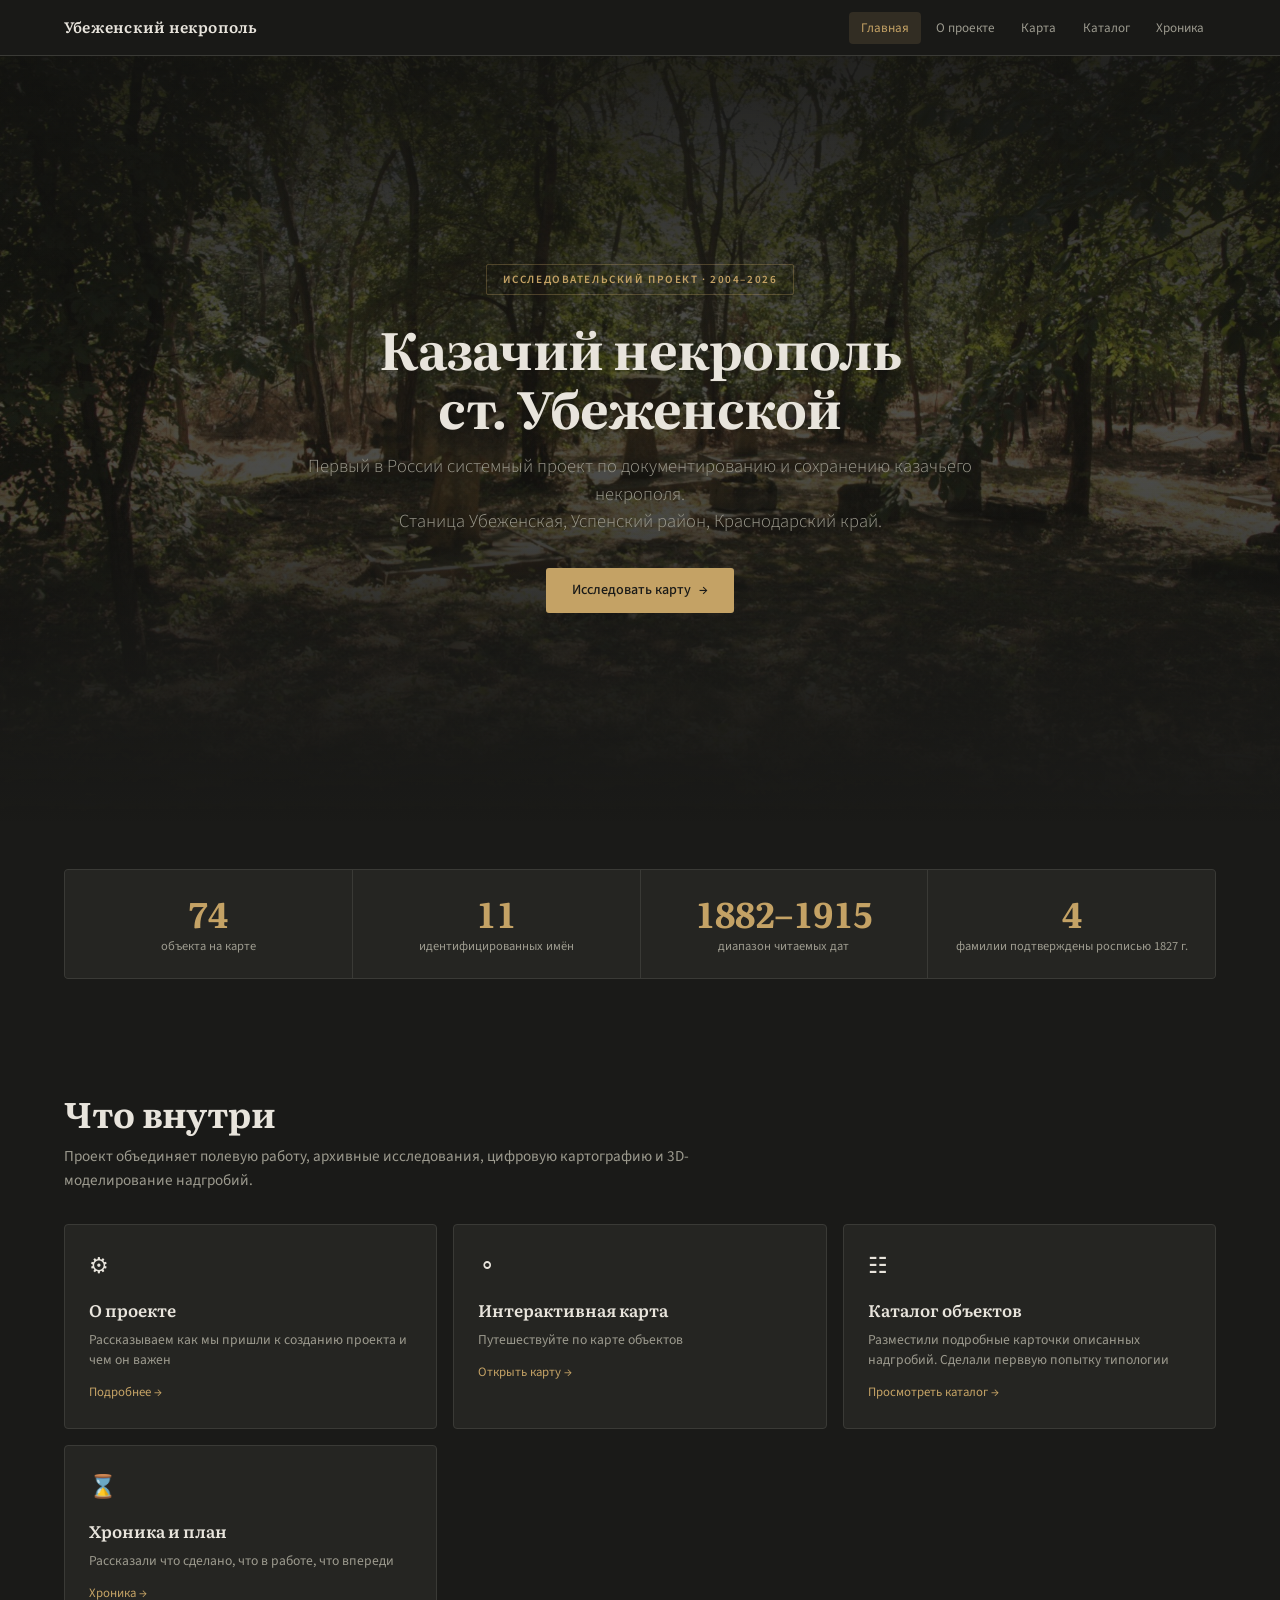
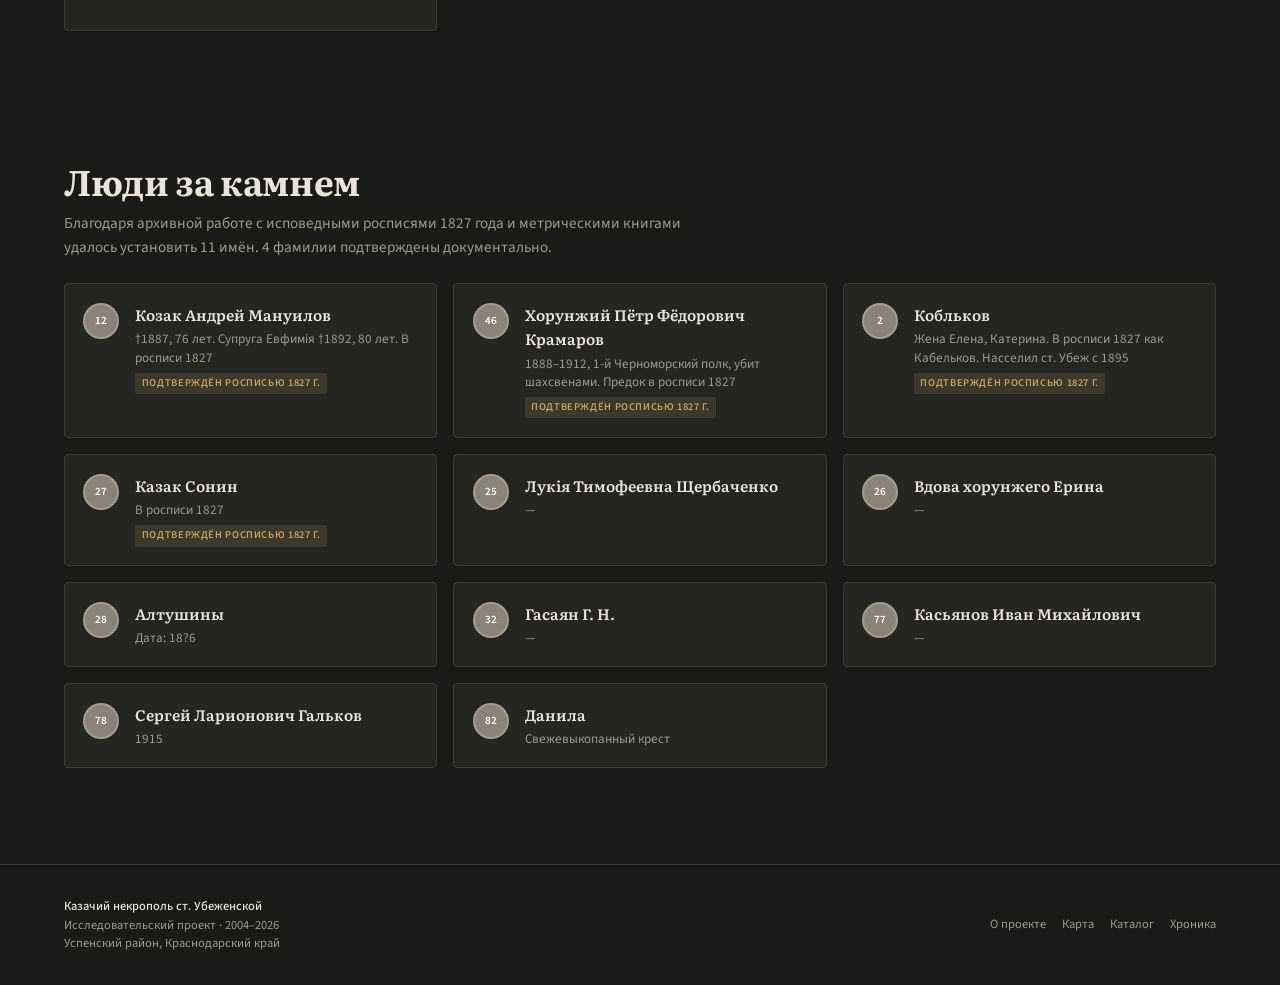
<file: index.html>
<!DOCTYPE html>
<html lang="ru">
<head>
<meta charset="UTF-8">
<meta name="viewport" content="width=device-width, initial-scale=1.0">
<title>Казачий некрополь ст. Убеженской</title>
<link rel="stylesheet" href="css/style.css">
</head>
<body>

<!-- ── Навигация ── -->
<nav class="nav">
  <div class="nav-inner">
    <a href="index.html" class="nav-logo">Убеженский некрополь</a>
    <button class="nav-toggle" onclick="document.querySelector('.nav-links').classList.toggle('open')" aria-label="Меню">&#9776;</button>
    <ul class="nav-links">
      <li><a href="index.html" class="active">Главная</a></li>
      <li><a href="about.html">О проекте</a></li>
      <li><a href="map.html">Карта</a></li>
      <li><a href="catalog.html">Каталог</a></li>
      <li><a href="timeline.html">Хроника</a></li>
    </ul>
  </div>
</nav>

<!-- ── Герой ── -->
<section class="hero" style="position:relative; min-height:85vh; display:flex; align-items:center; justify-content:center; text-align:center; overflow:hidden;">
  <div style="position:absolute; inset:0; background:linear-gradient(180deg, rgba(19,19,17,.78) 0%, rgba(19,19,17,.55) 40%, rgba(19,19,17,.55) 60%, rgba(26,26,24,1) 100%), url('photos/hero-necropol.jpg') center/cover no-repeat; z-index:0;"></div>
  <div style="position:absolute; inset:0; background:linear-gradient(180deg, rgba(19,19,17,.7) 0%, rgba(19,19,17,.4) 40%, rgba(19,19,17,.5) 60%, rgba(26,26,24,.95) 100%); z-index:1;"></div>
  <div class="hero-content" style="position:relative; z-index:2; max-width:720px; padding:2rem 1.5rem;">
    <span class="hero-badge">Исследовательский проект · 2004–2026</span>
    <h1>Казачий некрополь<br>ст. Убеженской</h1>
    <p class="hero-sub">Первый в России системный проект по документированию и сохранению казачьего некрополя.<br>Станица Убеженская, Успенский район, Краснодарский край.</p>
    <a href="map.html" class="hero-cta">Исследовать карту <span>&#8594;</span></a>
  </div>
</section>

<!-- ── Цифры ── -->
<div class="wrap">
  <div class="stats fade-in">
    <div class="stat">
      <div class="stat-num">74</div>
      <div class="stat-label">объекта на карте</div>
    </div>
    <div class="stat">
      <div class="stat-num">11</div>
      <div class="stat-label">идентифицированных имён</div>
    </div>
    <div class="stat">
      <div class="stat-num">1882–1915</div>
      <div class="stat-label">диапазон читаемых дат</div>
    </div>
    <div class="stat">
      <div class="stat-num">4</div>
      <div class="stat-label">фамилии подтверждены росписью 1827 г.</div>
    </div>
  </div>
</div>

<!-- ── Тизеры разделов ── -->
<div class="wrap">
  <section class="section">
    <div class="section-title">Что внутри</div>
    <div class="section-desc">Проект объединяет полевую работу, архивные исследования, цифровую картографию и 3D-моделирование надгробий.</div>

    <div class="teasers">
      <a href="about.html" class="teaser fade-in">
        <span class="teaser-icon">&#9881;</span>
        <h3>О проекте</h3>
        <p> Рассказываем как мы пришли к созданию проекта и чем он важен</p>
        <span class="teaser-link">Подробнее &#8594;</span>
      </a>
      <a href="map.html" class="teaser fade-in">
        <span class="teaser-icon">&#9900;</span>
        <h3>Интерактивная карта</h3>
        <p> Путешествуйте по карте объектов</p>
        <span class="teaser-link">Открыть карту &#8594;</span>
      </a>
      <a href="catalog.html" class="teaser fade-in">
        <span class="teaser-icon">&#9783;</span>
        <h3>Каталог объектов</h3>
        <p> Разместили подробные карточки описанных надгробий. Сделали перввую попытку типологии</p>
        <span class="teaser-link">Просмотреть каталог &#8594;</span>
      </a>
      <a href="timeline.html" class="teaser fade-in">
        <span class="teaser-icon">&#8987;</span>
        <h3>Хроника и план</h3>
        <p> Рассказали что сделано, что в работе, что впереди</p>
        <span class="teaser-link">Хроника &#8594;</span>
      </a>
    </div>
  </section>
</div>

<!-- ── Персоналии ── -->
<div class="wrap">
  <section class="section">
    <div class="section-title">Люди за камнем</div>
    <div class="section-desc">Благодаря архивной работе с исповедными росписями 1827 года и метрическими книгами удалось установить 11 имён. 4 фамилии подтверждены документально.</div>

    <div class="persons-grid" id="persons"></div>
  </section>
</div>

<!-- ── Подвал ── -->
<footer class="footer">
  <div class="footer-inner">
    <div class="footer-left">
      <strong>Казачий некрополь ст. Убеженской</strong><br>
      Исследовательский проект · 2004–2026<br>
      Успенский район, Краснодарский край
    </div>
    <div class="footer-links">
      <a href="about.html">О проекте</a>
      <a href="map.html">Карта</a>
      <a href="catalog.html">Каталог</a>
      <a href="timeline.html">Хроника</a>
    </div>
  </div>
</footer>

<script src="js/data.js"></script>
<script>
const cont = document.getElementById('persons');
PERSONS.forEach(p => {
  const card = document.createElement('div');
  card.className = 'person-card fade-in';
  card.innerHTML = `
    <div class="person-obj">${p.obj}</div>
    <div class="person-info">
      <h4>${p.name}</h4>
      <p>${p.details}</p>
      ${p.confirmed ? '<span class="person-badge">Подтверждён росписью 1827 г.</span>' : ''}
    </div>
  `;
  cont.appendChild(card);
});
</script>
</body>
</html>
</file>
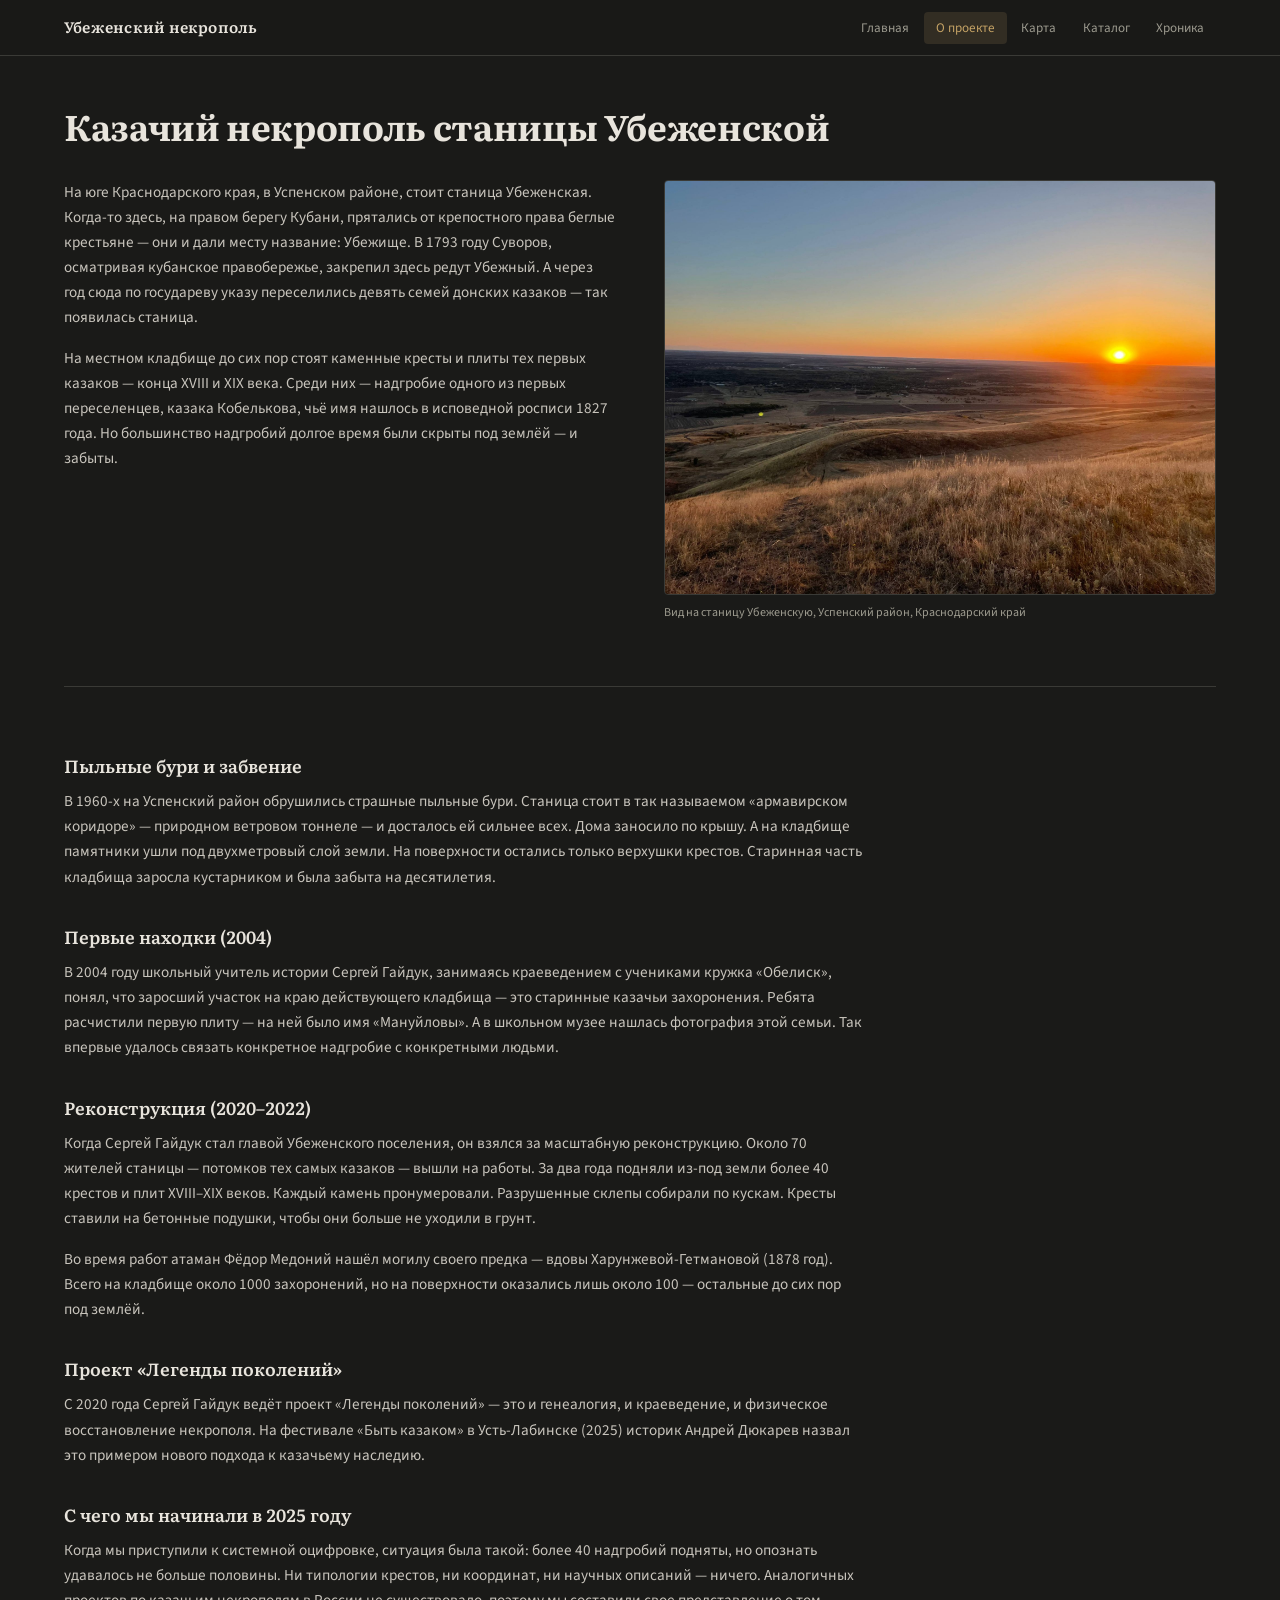
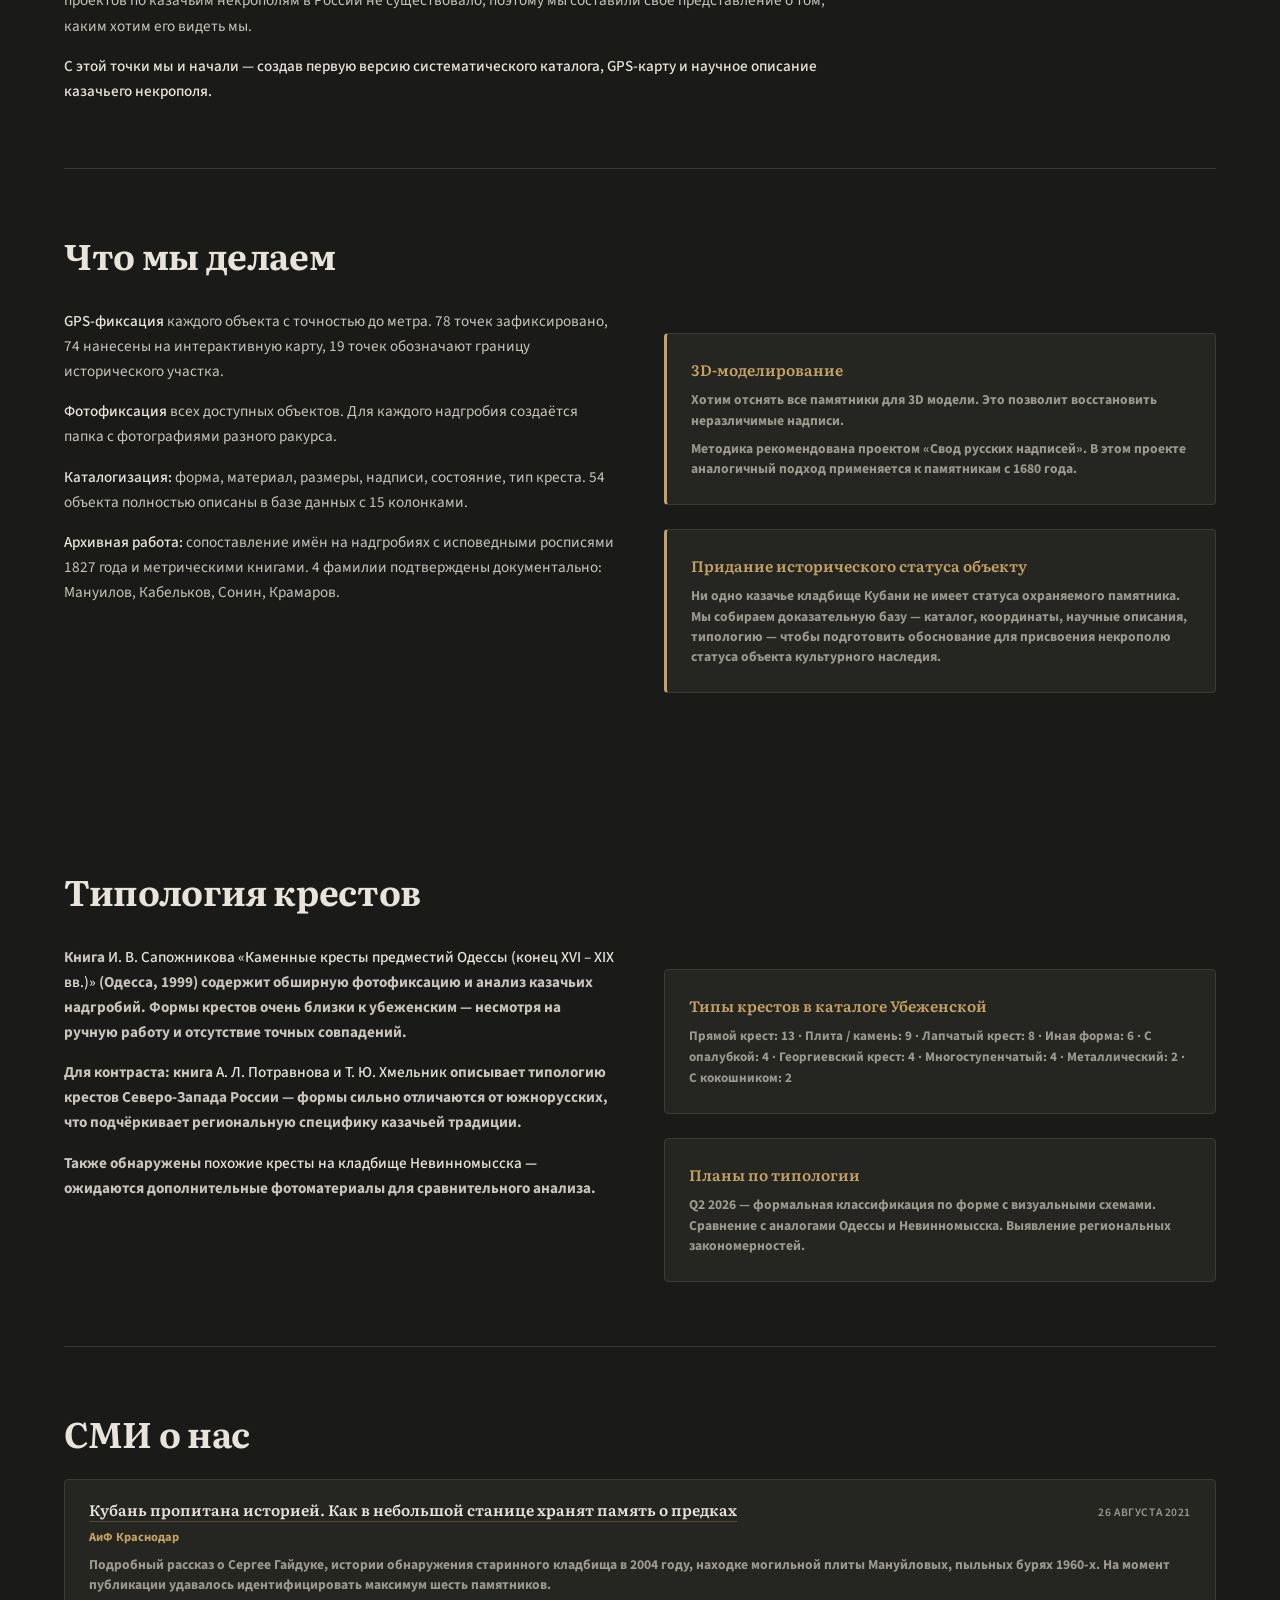
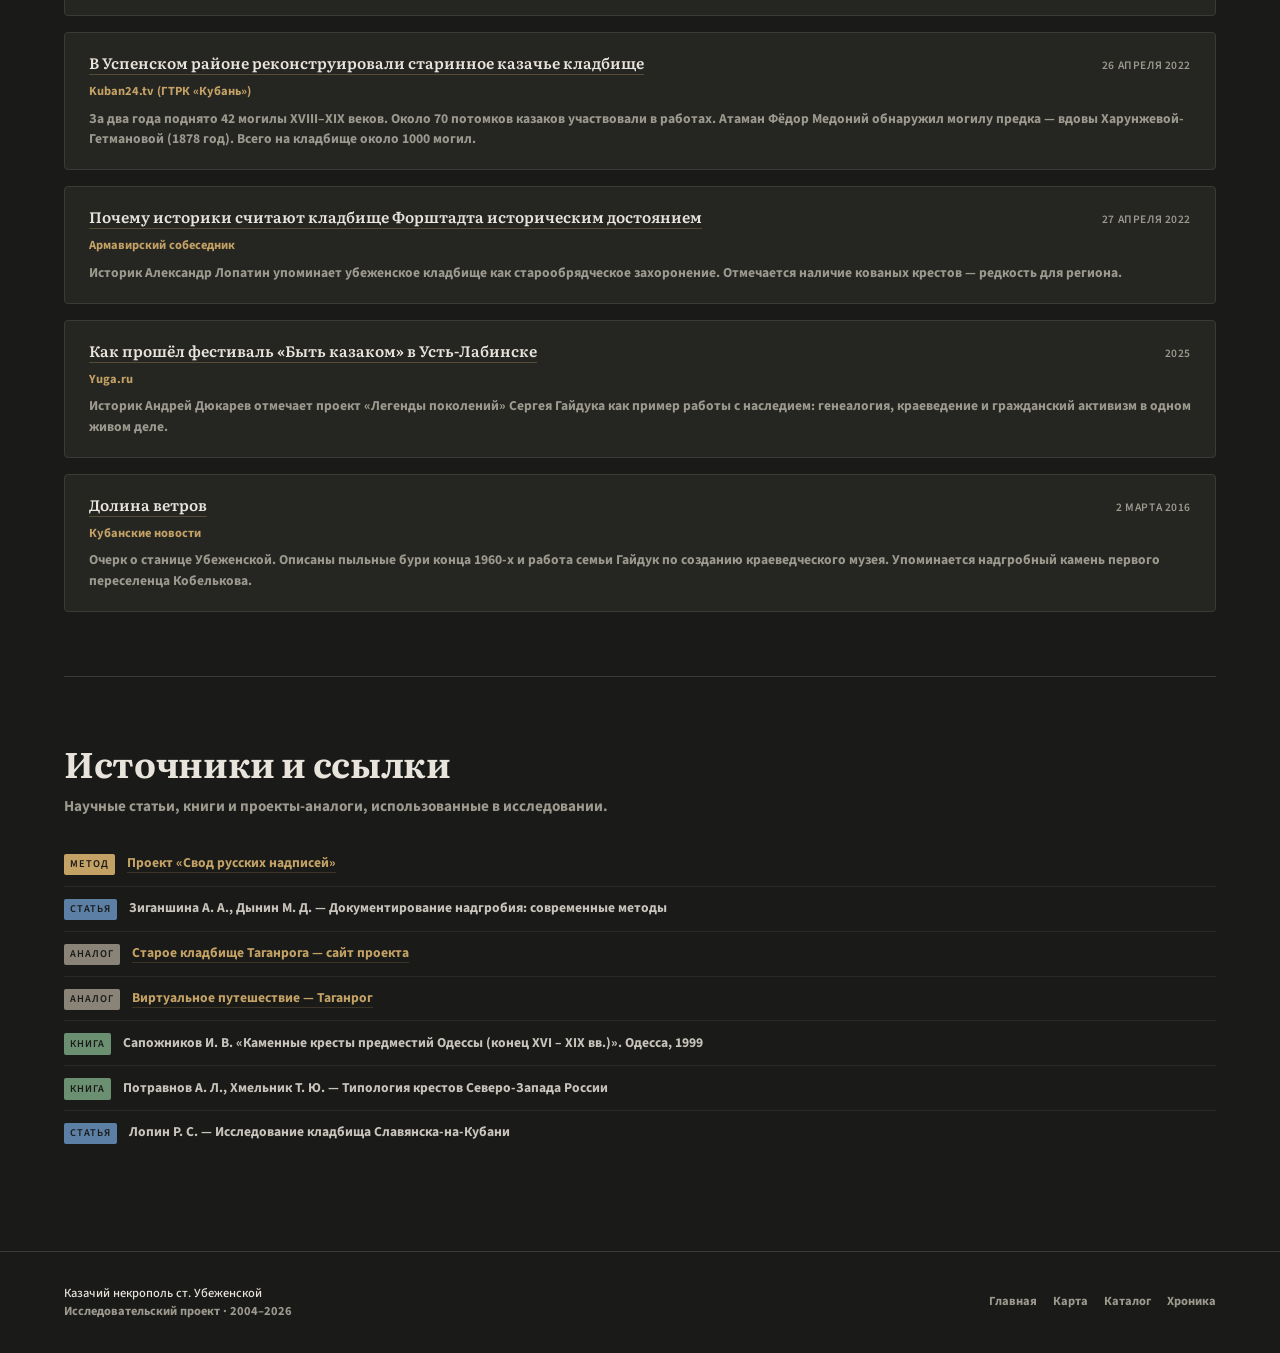
<file: about.html>
<!DOCTYPE html>
<html lang="ru">
<head>
<meta charset="UTF-8">
<meta name="viewport" content="width=device-width, initial-scale=1.0">
<title>О проекте — Казачий некрополь ст. Убеженской</title>
<link rel="stylesheet" href="css/style.css">
<style>
/* Сетка двух колонок */
.section-grid {
  display: grid !important;
  grid-template-columns: 1fr 1fr !important;
  gap: 3rem !important;
  align-items: start !important;
  align-content: start !important;
  margin-top: 2rem !important;
}
.section-grid > div { align-self: start !important; }
.section-desc { font-size: .95rem; color: var(--mt); line-height: 1.55; max-width: 700px; }
.prose { font-size: .95rem; line-height: 1.65; color: var(--tx-dim, #c8c4bc); }
.prose p + p { margin-top: 1em; }
.prose strong { color: var(--tx); font-weight: 500; }
.prose h4 { font-family: var(--fd); font-size: 1.1rem; font-weight: 600; margin: 2rem 0 .6rem; color: var(--tx); }
.prose h4:first-child { margin-top: 0; }
/* Карточки */
.method-card {
  background: var(--sf); border: 1px solid var(--bd); border-radius: 4px;
  padding: 1.5rem; margin-bottom: 1rem;
}
.method-card:last-child { margin-bottom: 0; }
.method-card h4 { font-family: var(--fd); font-size: .95rem; font-weight: 600; color: var(--ac); margin-bottom: .5rem; }
.method-card p { font-size: .85rem; color: var(--mt); line-height: 1.5; }
/* СМИ */
.media-list { margin-top: 1.5rem; }
.media-item {
  background: var(--sf); border: 1px solid var(--bd); border-radius: 4px;
  padding: 1.25rem 1.5rem; margin-bottom: 1rem; transition: border-color .2s;
}
.media-item:last-child { margin-bottom: 0; }
.media-item:hover { border-color: var(--bd-light, #4a4a44); }
.media-item-head { display: flex; justify-content: space-between; align-items: baseline; gap: 1rem; margin-bottom: .4rem; flex-wrap: wrap; }
.media-item h4 { font-family: var(--fd); font-size: .95rem; font-weight: 600; line-height: 1.3; }
.media-item h4 a { color: var(--tx); border-bottom: 1px solid rgba(196,162,101,.3); }
.media-item h4 a:hover { color: var(--ac); border-bottom-color: var(--ac); opacity: 1; }
.media-date { font-size: .72rem; font-weight: 600; color: var(--mt); white-space: nowrap; text-transform: uppercase; letter-spacing: .05em; }
.media-source { font-size: .78rem; color: var(--ac); margin-bottom: .4rem; }
.media-item p { font-size: .85rem; color: var(--mt); line-height: 1.5; }
/* Источники */
.sources-list { margin-top: 1.5rem; }
.source-item { display: flex; align-items: baseline; gap: .75rem; padding: .65rem 0; border-bottom: 1px solid rgba(58,58,54,.5); font-size: .85rem; }
.source-item:last-child { border-bottom: none; }
.source-type { font-size: .65rem; font-weight: 600; text-transform: uppercase; letter-spacing: .08em; color: var(--bg); background: var(--ok); padding: .15rem .4rem; border-radius: 2px; white-space: nowrap; flex-shrink: 0; }
.source-type.method { background: var(--ac); }
.source-type.article { background: #5b7fa5; }
.source-type.book { background: #6b8f71; }
.source-type.blog { background: var(--mt); }
.source-title { color: var(--tx-dim, #c8c4bc); }
.source-title a { color: var(--ac); border-bottom: 1px solid rgba(196,162,101,.2); }
.source-title a:hover { border-bottom-color: var(--ac); }
/* Адаптив */
@media (max-width: 768px) {
  .section-grid { grid-template-columns: 1fr !important; gap: 2rem !important; }
}
</style>
</head>
<body>

<nav class="nav">
  <div class="nav-inner">
    <a href="index.html" class="nav-logo">Убеженский некрополь</a>
    <button class="nav-toggle" onclick="document.querySelector('.nav-links').classList.toggle('open')" aria-label="Меню">&#9776;</button>
    <ul class="nav-links">
      <li><a href="index.html">Главная</a></li>
      <li><a href="about.html" class="active">О проекте</a></li>
      <li><a href="map.html">Карта</a></li>
      <li><a href="catalog.html">Каталог</a></li>
      <li><a href="timeline.html">Хроника</a></li>
    </ul>
  </div>
</nav>

<div class="wrap">

  <!-- ── Введение ── -->
  <section class="section" style="border-top:none; padding-top:3rem;">
    <div class="section-title">Казачий некрополь станицы Убеженской</div>
    <div class="section-grid">
      <div class="prose">
        <p>На юге Краснодарского края, в Успенском районе, стоит станица Убеженская. Когда-то здесь, на правом берегу Кубани, прятались от крепостного права беглые крестьяне — они и дали месту название: Убежище. В 1793 году Суворов, осматривая кубанское правобережье, закрепил здесь редут Убежный. А через год сюда по государеву указу переселились девять семей донских казаков — так появилась станица.</p>
        <p>На местном кладбище до сих пор стоят каменные кресты и плиты тех первых казаков — конца XVIII и XIX века. Среди них — надгробие одного из первых переселенцев, казака Кобелькова, чьё имя нашлось в исповедной росписи 1827 года. Но большинство надгробий долгое время были скрыты под землёй — и забыты.</p>
      </div>
      <div>
        <img src="photos/ubezenskaya_sunset.jpg" alt="Вид на станицу Убеженскую" style="width:100%; border-radius:4px; border:1px solid var(--bd);">
        <p style="font-size:.75rem; color:var(--mt); margin-top:.5rem;">Вид на станицу Убеженскую, Успенский район, Краснодарский край</p>
      </div>
    </div>
  </section>

  <!-- ── История ── -->
  <section class="section">
    <div class="prose" style="max-width:800px;">
      <h4>Пыльные бури и забвение</h4>
      <p>В 1960-х на Успенский район обрушились страшные пыльные бури. Станица стоит в так называемом «армавирском коридоре» — природном ветровом тоннеле — и досталось ей сильнее всех. Дома заносило по крышу. А на кладбище памятники ушли под двухметровый слой земли. На поверхности остались только верхушки крестов. Старинная часть кладбища заросла кустарником и была забыта на десятилетия.</p>

      <h4>Первые находки (2004)</h4>
      <p>В 2004 году школьный учитель истории Сергей Гайдук, занимаясь краеведением с учениками кружка «Обелиск», понял, что заросший участок на краю действующего кладбища — это старинные казачьи захоронения. Ребята расчистили первую плиту — на ней было имя «Мануйловы». А в школьном музее нашлась фотография этой семьи. Так впервые удалось связать конкретное надгробие с конкретными людьми.</p>

      <h4>Реконструкция (2020–2022)</h4>
      <p>Когда Сергей Гайдук стал главой Убеженского поселения, он взялся за масштабную реконструкцию. Около 70 жителей станицы — потомков тех самых казаков — вышли на работы. За два года подняли из-под земли более 40 крестов и плит XVIII–XIX веков. Каждый камень пронумеровали. Разрушенные склепы собирали по кускам. Кресты ставили на бетонные подушки, чтобы они больше не уходили в грунт.</p>
      <p>Во время работ атаман Фёдор Медоний нашёл могилу своего предка — вдовы Харунжевой-Гетмановой (1878 год). Всего на кладбище около 1000 захоронений, но на поверхности оказались лишь около 100 — остальные до сих пор под землёй.</p>

      <h4>Проект «Легенды поколений»</h4>
      <p>С 2020 года Сергей Гайдук ведёт проект «Легенды поколений» — это и генеалогия, и краеведение, и физическое восстановление некрополя. На фестивале «Быть казаком» в Усть-Лабинске (2025) историк Андрей Дюкарев назвал это примером нового подхода к казачьему наследию.</p>

      <h4>С чего мы начинали в 2025 году</h4>
      <p>Когда мы приступили к системной оцифровке, ситуация была такой: более 40 надгробий подняты, но опознать удавалось не больше половины. Ни типологии крестов, ни координат, ни научных описаний — ничего. Аналогичных проектов по казачьим некрополям в России не существовало, поэтому мы составили свое представление о том, каким хотим его видеть мы.</p>
      <p><strong>С этой точки мы и начали — создав первую версию систематического каталога, GPS-карту и научное описание казачьего некрополя.</strong></p>
    </div>
  </section>

  <!-- ── Что мы делаем ── -->
  <section class="section">
    <div class="section-title">Что мы делаем</div>
    <div class="section-grid">
      <div class="prose">
        <p><strong>GPS-фиксация</strong> каждого объекта с точностью до метра. 78 точек зафиксировано, 74 нанесены на интерактивную карту, 19 точек обозначают границу исторического участка.</p>
        <p><strong>Фотофиксация</strong> всех доступных объектов. Для каждого надгробия создаётся папка с фотографиями разного ракурса.</p>
        <p><strong>Каталогизация:</strong> форма, материал, размеры, надписи, состояние, тип креста. 54 объекта полностью описаны в базе данных с 15 колонками.</p>
        <p><strong>Архивная работа:</strong> сопоставление имён на надгробиях с исповедными росписями 1827 года и метрическими книгами. 4 фамилии подтверждены документально: Мануилов, Кабельков, Сонин, Крамаров.</p>
      </div>
      <div>
        <div class="method-card" style="border-left:3px solid var(--ac);">
          <h4>3D-моделирование</h4>
          <p><strong> Хотим отснять все памятники для 3D модели. Это позволит восстановить неразличимые надписи.</p>
          <p style="margin-top:.5rem">Методика рекомендована проектом «Свод русских надписей». В этом проекте аналогичный подход применяется к памятникам с 1680 года.</p>
        </div>
        <div class="method-card" style="border-left:3px solid var(--ac);">
          <h4>Придание исторического статуса объекту</h4>
          <p>Ни одно казачье кладбище Кубани не имеет статуса охраняемого памятника. Мы собираем доказательную базу — каталог, координаты, научные описания, типологию — чтобы подготовить обоснование для присвоения некрополю статуса объекта культурного наследия.</p>
        </div>
      </div>
    </div>
  </section>

  <!-- ── Типология ── -->
  <section class="section">
    <div class="section-title">Типология крестов</div>
    <div class="section-grid">
      <div class="prose">
        <p>Книга <strong>И. В. Сапожникова «Каменные кресты предместий Одессы (конец XVI – XIX вв.)»</strong> (Одесса, 1999) содержит обширную фотофиксацию и анализ казачьих надгробий. Формы крестов очень близки к убеженским — несмотря на ручную работу и отсутствие точных совпадений.</p>
        <p>Для контраста: книга <strong>А. Л. Потравнова и Т. Ю. Хмельник</strong> описывает типологию крестов Северо-Запада России — формы сильно отличаются от южнорусских, что подчёркивает региональную специфику казачьей традиции.</p>
        <p>Также обнаружены <strong>похожие кресты на кладбище Невинномысска</strong> — ожидаются дополнительные фотоматериалы для сравнительного анализа.</p>
      </div>
      <div>
        <div class="method-card">
          <h4>Типы крестов в каталоге Убеженской</h4>
          <p id="type-stats" style="font-size:.82rem; color:var(--mt); line-height:1.6;"></p>
        </div>
        <div class="method-card">
          <h4>Планы по типологии</h4>
          <p>Q2 2026 — формальная классификация по форме с визуальными схемами. Сравнение с аналогами Одессы и Невинномысска. Выявление региональных закономерностей.</p>
        </div>
      </div>
    </div>
  </section>

  <!-- ── СМИ о проекте ── -->
  <section class="section">
    <div class="section-title">СМИ о нас</div>
    <div class="media-list">

      <div class="media-item">
        <div class="media-item-head">
          <h4><a href="https://kuban.aif.ru/society/kuban_propitana_istoriey_kak_v_nebolshoy_stanice_hranyat_pamyat_o_predkah" target="_blank" rel="noopener">Кубань пропитана историей. Как в небольшой станице хранят память о предках</a></h4>
          <span class="media-date">26 августа 2021</span>
        </div>
        <div class="media-source">АиФ Краснодар</div>
        <p>Подробный рассказ о Сергее Гайдуке, истории обнаружения старинного кладбища в 2004 году, находке могильной плиты Мануйловых, пыльных бурях 1960-х. На момент публикации удавалось идентифицировать максимум шесть памятников.</p>
      </div>

      <div class="media-item">
        <div class="media-item-head">
          <h4><a href="https://kuban24.tv/item/v-uspenskom-rajone-rekonstruirovali-starinnoe-kazache-kladbishhe" target="_blank" rel="noopener">В Успенском районе реконструировали старинное казачье кладбище</a></h4>
          <span class="media-date">26 апреля 2022</span>
        </div>
        <div class="media-source">Kuban24.tv (ГТРК «Кубань»)</div>
        <p>За два года поднято 42 могилы XVIII–XIX веков. Около 70 потомков казаков участвовали в работах. Атаман Фёдор Медоний обнаружил могилу предка — вдовы Харунжевой-Гетмановой (1878 год). Всего на кладбище около 1000 могил.</p>
      </div>

      <div class="media-item">
        <div class="media-item-head">
          <h4><a href="https://news-armavir.ru/2022/04/27/pochemu-istoriki-schitayut-kladbische-forshtadta-istoricheskim-dostoyaniem/" target="_blank" rel="noopener">Почему историки считают кладбище Форштадта историческим достоянием</a></h4>
          <span class="media-date">27 апреля 2022</span>
        </div>
        <div class="media-source">Армавирский собеседник</div>
        <p>Историк Александр Лопатин упоминает убеженское кладбище как старообрядческое захоронение. Отмечается наличие кованых крестов — редкость для региона.</p>
      </div>

      <div class="media-item">
        <div class="media-item-head">
          <h4><a href="https://www.yuga.ru/blogs/10265.html" target="_blank" rel="noopener">Как прошёл фестиваль «Быть казаком» в Усть-Лабинске</a></h4>
          <span class="media-date">2025</span>
        </div>
        <div class="media-source">Yuga.ru</div>
        <p>Историк Андрей Дюкарев отмечает проект «Легенды поколений» Сергея Гайдука как пример работы с наследием: генеалогия, краеведение и гражданский активизм в одном живом деле.</p>
      </div>

      <div class="media-item">
        <div class="media-item-head">
          <h4><a href="https://kubnews.ru/turizm/2016/03/02/dolina-vetrov/" target="_blank" rel="noopener">Долина ветров</a></h4>
          <span class="media-date">2 марта 2016</span>
        </div>
        <div class="media-source">Кубанские новости</div>
        <p>Очерк о станице Убеженской. Описаны пыльные бури конца 1960-х и работа семьи Гайдук по созданию краеведческого музея. Упоминается надгробный камень первого переселенца Кобелькова.</p>
      </div>

    </div>
  </section>

  <!-- ── Источники ── -->
  <section class="section">
    <div class="section-title">Источники и ссылки</div>
    <div class="section-desc">Научные статьи, книги и проекты-аналоги, использованные в исследовании.</div>
    <div class="sources-list" id="sources"></div>
  </section>

</div>

<footer class="footer">
  <div class="footer-inner">
    <div class="footer-left">
      <strong>Казачий некрополь ст. Убеженской</strong><br>
      Исследовательский проект · 2004–2026
    </div>
    <div class="footer-links">
      <a href="index.html">Главная</a>
      <a href="map.html">Карта</a>
      <a href="catalog.html">Каталог</a>
      <a href="timeline.html">Хроника</a>
    </div>
  </div>
</footer>

<script src="js/data.js"></script>
<script>
// Статистика типов
var typeLabels = {'lapchaty':'Лапчатый крест','georgievsky':'Георгиевский крест','plita':'Плита / камень','kokoshnik':'С кокошником','pryamoy':'Прямой крест','metallic':'Металлический','opalubka':'С опалубкой','multi':'Многоступенчатый','other':'Иная форма'};
var counts = {};
DATA.filter(function(d){ return !d.p && d.formType; }).forEach(function(d){ counts[d.formType] = (counts[d.formType]||0)+1; });
var statsEl = document.getElementById('type-stats');
statsEl.innerHTML = Object.entries(counts).sort(function(a,b){return b[1]-a[1];}).map(function(e){ return typeLabels[e[0]] + ': <strong>' + e[1] + '</strong>'; }).join(' &middot; ');

// Источники
var srcCont = document.getElementById('sources');
var typeNames = {method:'Метод', article:'Статья', analogue:'Аналог', book:'Книга', blog:'Блог'};
SOURCES.forEach(function(s) {
  var el = document.createElement('div');
  el.className = 'source-item';
  var cls = s.type || 'analogue';
  var title = s.title;
  if (s.url) title = '<a href="' + s.url + '" target="_blank">' + s.title + '</a>';
  el.innerHTML = '<span class="source-type ' + cls + '">' + (typeNames[cls] || cls) + '</span><span class="source-title">' + title + '</span>';
  srcCont.appendChild(el);
});
</script>
</body>
</html>
</file>
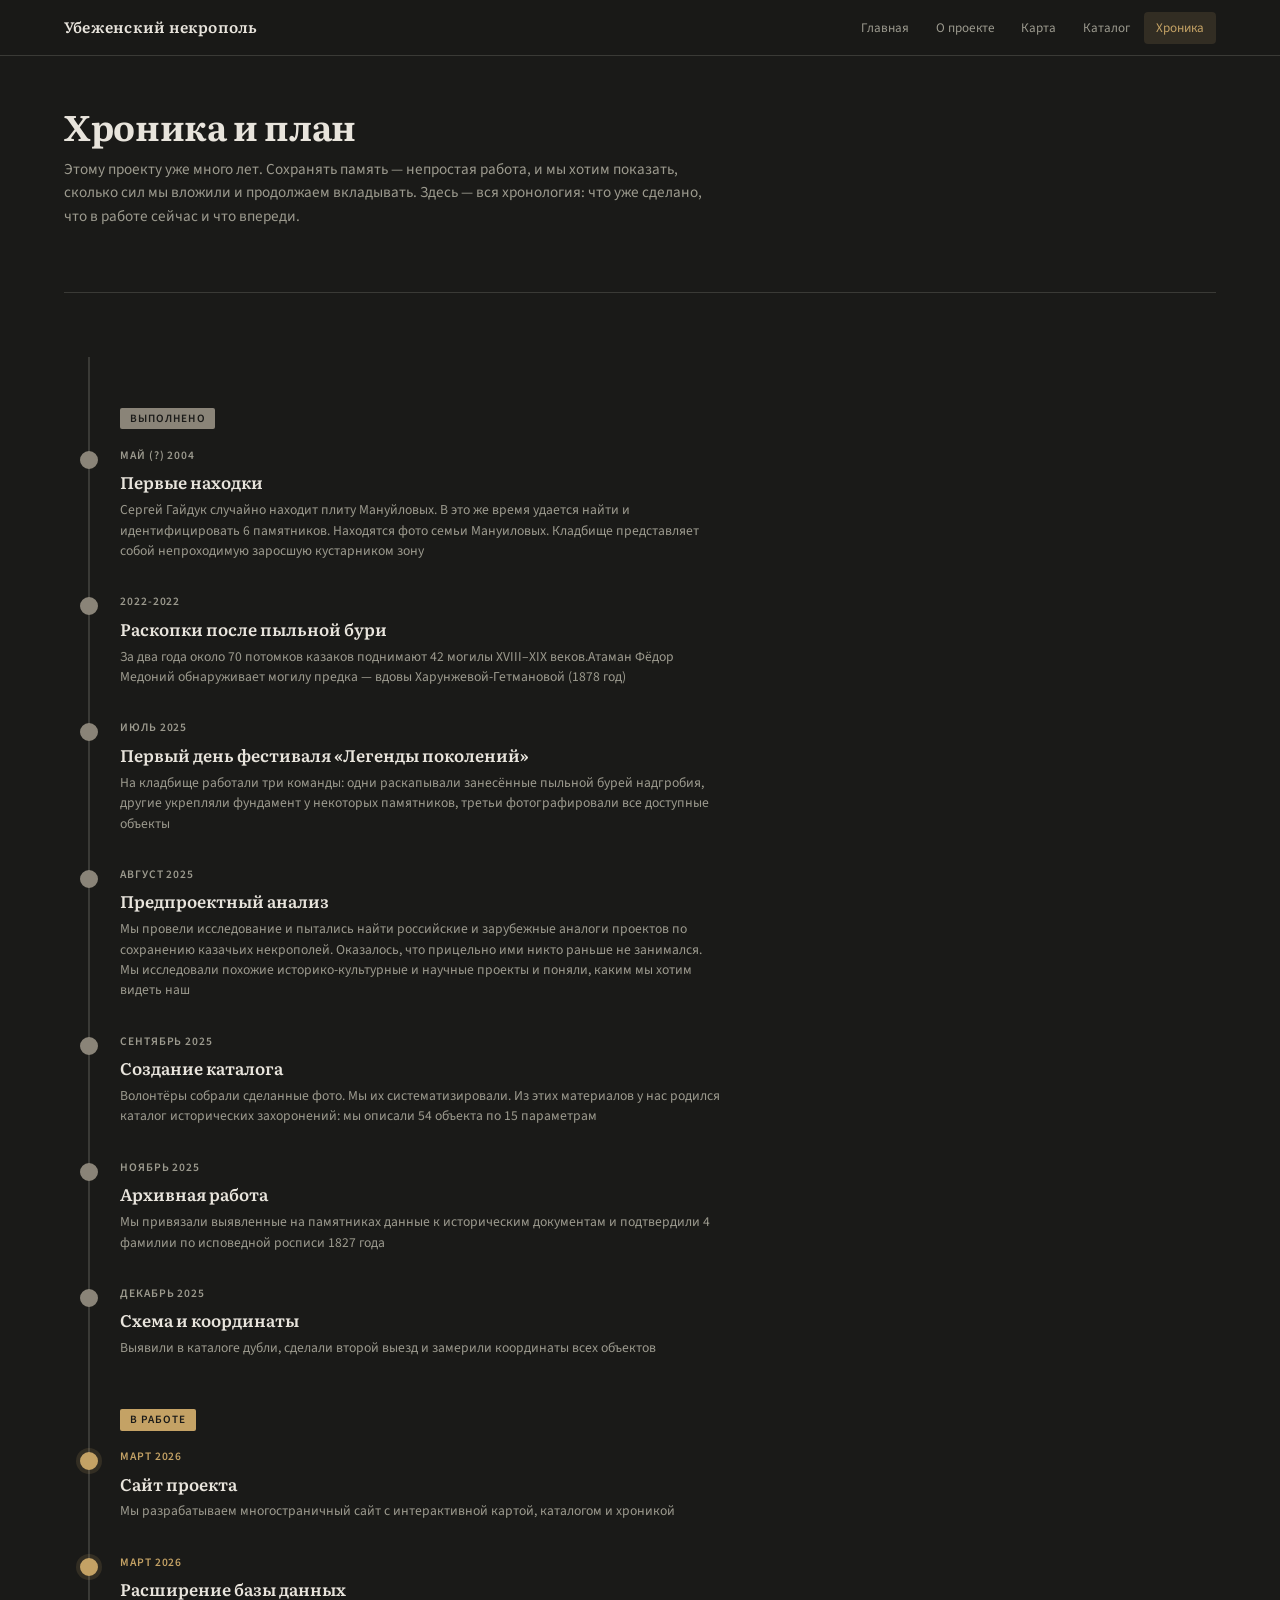
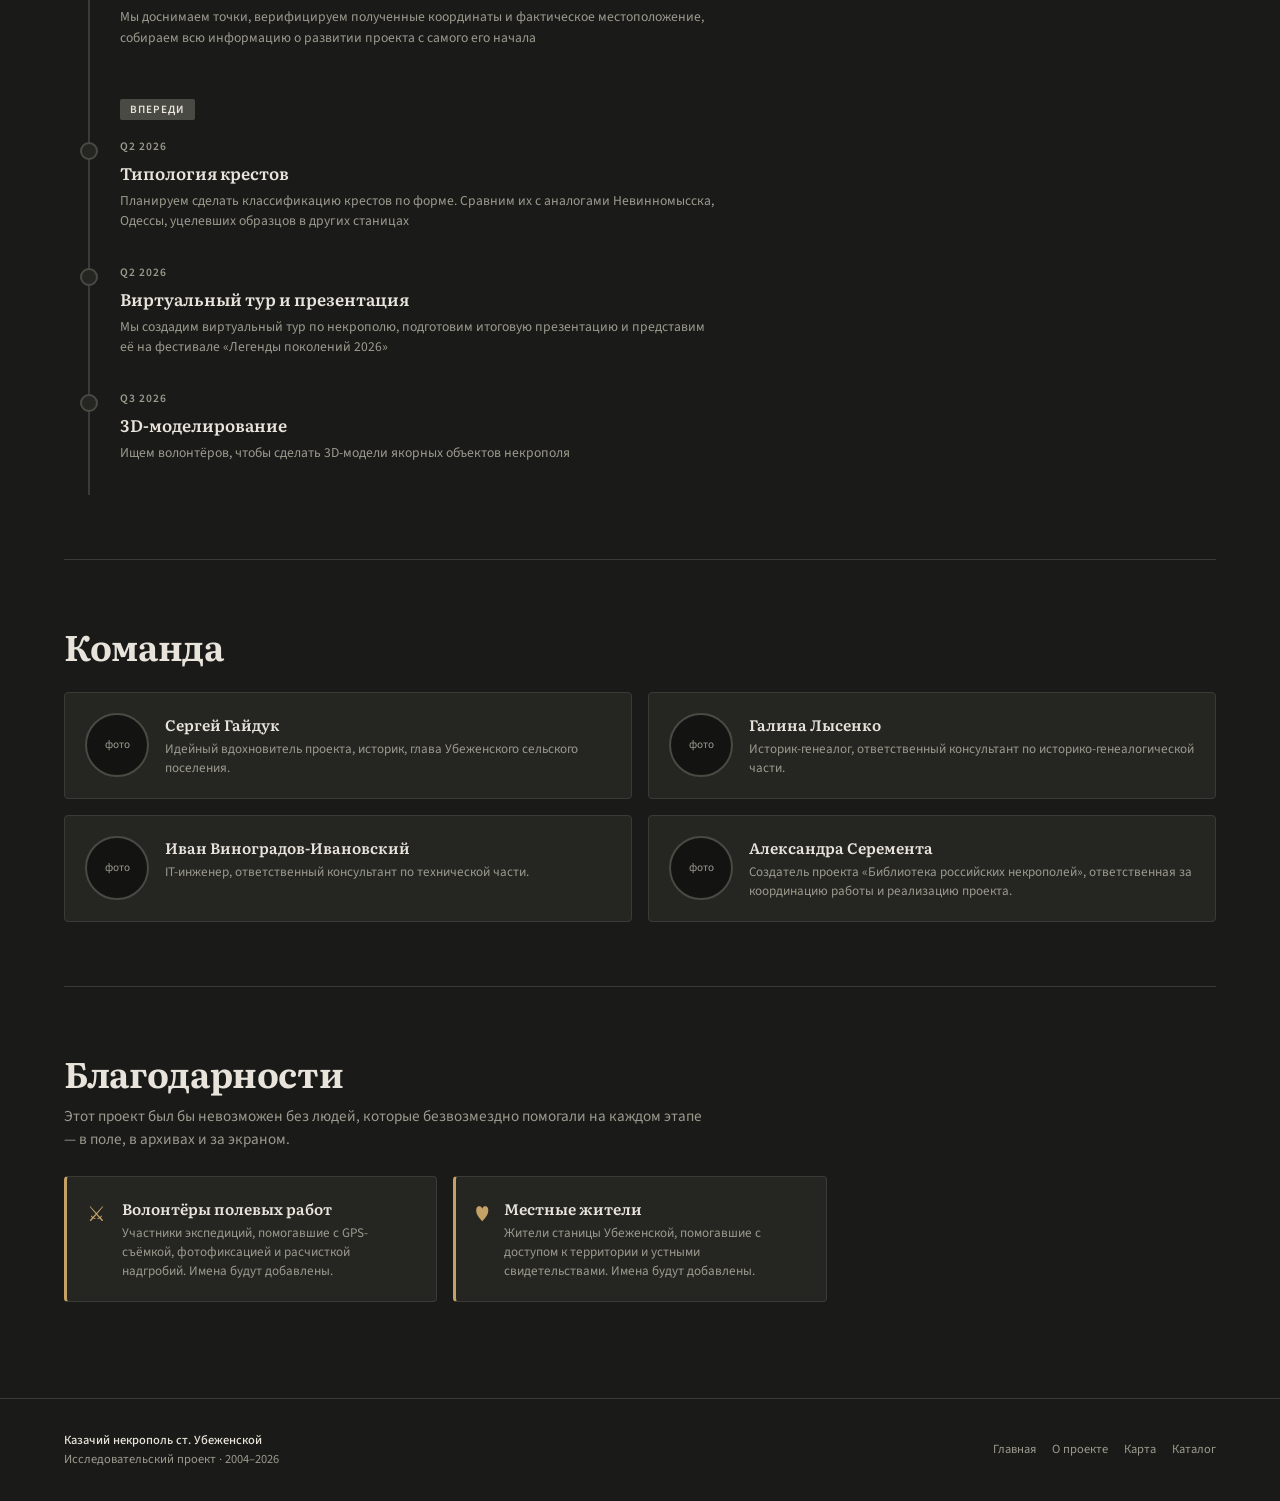
<file: timeline.html>
<!DOCTYPE html>
<html lang="ru">
<head>
<meta charset="UTF-8">
<meta name="viewport" content="width=device-width, initial-scale=1.0">
<title>Хроника — Казачий некрополь ст. Убеженской</title>
<link rel="stylesheet" href="css/style.css">
<style>
.team-grid {
  display: grid;
  grid-template-columns: 1fr 1fr;
  gap: 1rem;
  margin-top: 1.5rem;
}
.team-card {
  background: var(--sf);
  border: 1px solid var(--bd);
  border-radius: 4px;
  padding: 1.25rem;
  display: flex;
  gap: 1rem;
  align-items: start;
}
.team-photo {
  width: 64px;
  height: 64px;
  border-radius: 50%;
  background: var(--bg-deep);
  border: 2px solid var(--bd-light);
  overflow: hidden;
  flex-shrink: 0;
}
.team-photo img {
  width: 100%;
  height: 100%;
  object-fit: cover;
}
.team-photo-placeholder {
  width: 100%;
  height: 100%;
  display: flex;
  align-items: center;
  justify-content: center;
  color: var(--mt);
  font-size: .7rem;
  text-align: center;
  line-height: 1.1;
}
.team-info h4 {
  font-family: var(--fd);
  font-size: .95rem;
  font-weight: 600;
  margin-bottom: .15rem;
}
.team-info p {
  font-size: .82rem;
  color: var(--mt);
  line-height: 1.45;
}
@media (max-width: 600px) {
  .team-grid { grid-template-columns: 1fr; }
}
.thanks-grid {
  display: grid;
  grid-template-columns: repeat(auto-fill, minmax(300px, 1fr));
  gap: 1rem;
  margin-top: 1.5rem;
}
.thanks-card {
  background: var(--sf);
  border: 1px solid var(--bd);
  border-radius: 4px;
  padding: 1.25rem;
  display: flex;
  gap: 1rem;
  align-items: start;
  border-left: 3px solid var(--ac);
}
.thanks-icon {
  font-size: 1.3rem;
  color: var(--ac);
  flex-shrink: 0;
  margin-top: .1rem;
}
.thanks-info h4 {
  font-family: var(--fd);
  font-size: .95rem;
  font-weight: 600;
  margin-bottom: .2rem;
}
.thanks-info p {
  font-size: .82rem;
  color: var(--mt);
  line-height: 1.45;
}
</style>
</head>
<body>

<nav class="nav">
  <div class="nav-inner">
    <a href="index.html" class="nav-logo">Убеженский некрополь</a>
    <button class="nav-toggle" onclick="document.querySelector('.nav-links').classList.toggle('open')" aria-label="Меню">&#9776;</button>
    <ul class="nav-links">
      <li><a href="index.html">Главная</a></li>
      <li><a href="about.html">О проекте</a></li>
      <li><a href="map.html">Карта</a></li>
      <li><a href="catalog.html">Каталог</a></li>
      <li><a href="timeline.html" class="active">Хроника</a></li>
    </ul>
  </div>
</nav>

<div class="wrap">

  <!-- ── Заголовок ── -->
  <section class="section" style="border-top:none; padding-top:3rem;">
    <div class="section-title">Хроника и план</div>
    <div class="section-desc">Этому проекту уже много лет. Сохранять память — непростая работа, и мы хотим показать, сколько сил мы вложили и продолжаем вкладывать. Здесь — вся хронология: что уже сделано, что в работе сейчас и что впереди.</div>
  </section>

  <!-- ── Таймлайн ── -->
  <section class="section">
    <div class="timeline" id="timeline"></div>
  </section>

  <!-- ── Команда ── -->
  <section class="section">
    <div class="section-title">Команда</div>

    <div class="team-grid">
      <div class="team-card">
        <div class="team-photo"><div class="team-photo-placeholder">фото</div></div>
        <div class="team-info">
          <h4>Сергей Гайдук</h4>
          <p>Идейный вдохновитель проекта, историк, глава Убеженского сельского поселения.</p>
        </div>
      </div>
      <div class="team-card">
        <div class="team-photo"><div class="team-photo-placeholder">фото</div></div>
        <div class="team-info">
          <h4>Галина Лысенко</h4>
          <p>Историк-генеалог, ответственный консультант по историко-генеалогической части.</p>
        </div>
      </div>
      <div class="team-card">
        <div class="team-photo"><div class="team-photo-placeholder">фото</div></div>
        <div class="team-info">
          <h4>Иван Виноградов-Ивановский</h4>
          <p>IT-инженер, ответственный консультант по технической части.</p>
        </div>
      </div>
      <div class="team-card">
        <div class="team-photo"><div class="team-photo-placeholder">фото</div></div>
        <div class="team-info">
          <h4>Александра Серемента</h4>
          <p>Создатель проекта «Библиотека российских некрополей», ответственная за координацию работы и реализацию проекта.</p>
        </div>
      </div>
    </div>
  </section>

  <!-- ── Благодарности ── -->
  <section class="section">
    <div class="section-title">Благодарности</div>
    <div class="section-desc">Этот проект был бы невозможен без людей, которые безвозмездно помогали на каждом этапе — в поле, в архивах и за экраном.</div>

    <div class="thanks-grid">
      <div class="thanks-card">
        <div class="thanks-icon">&#9876;</div>
        <div class="thanks-info">
          <h4>Волонтёры полевых работ</h4>
          <p>Участники экспедиций, помогавшие с GPS-съёмкой, фотофиксацией и расчисткой надгробий. Имена будут добавлены.</p>
        </div>
      </div>

      <div class="thanks-card">
        <div class="thanks-icon">&#9829;</div>
        <div class="thanks-info">
          <h4>Местные жители</h4>
          <p>Жители станицы Убеженской, помогавшие с доступом к территории и устными свидетельствами. Имена будут добавлены.</p>
        </div>
      </div>
    </div>
  </section>

</div>

<footer class="footer">
  <div class="footer-inner">
    <div class="footer-left">
      <strong>Казачий некрополь ст. Убеженской</strong><br>
      Исследовательский проект · 2004–2026
    </div>
    <div class="footer-links">
      <a href="index.html">Главная</a>
      <a href="about.html">О проекте</a>
      <a href="map.html">Карта</a>
      <a href="catalog.html">Каталог</a>
    </div>
  </div>
</footer>

<script src="js/data.js"></script>
<script>
const cont = document.getElementById('timeline');

// Группируем по статусам
const statusLabels = {done:'Выполнено', active:'В работе', planned:'Впереди'};
let currentStatus = '';

TIMELINE.forEach(item => {
  // Добавляем метку зоны при смене статуса
  if (item.status !== currentStatus) {
    currentStatus = item.status;
    const label = document.createElement('div');
    label.className = 'tl-zone-label ' + item.status;
    label.innerHTML = `<span>${statusLabels[item.status]}</span>`;
    cont.appendChild(label);
  }

  const el = document.createElement('div');
  el.className = 'tl-item ' + item.status;
  el.innerHTML = `
    <div class="tl-dot"></div>
    <div class="tl-date">${item.date}</div>
    <div class="tl-title">${item.title}</div>
    <div class="tl-desc">${item.desc}</div>
  `;
  cont.appendChild(el);
});
</script>
</body>
</html>
</file>
<file: css/style.css>
@import url('https://fonts.googleapis.com/css2?family=Literata:opsz,wght@7..72,400;7..72,600;7..72,700&family=Source+Sans+3:wght@300;400;500;600&display=swap');

:root {
  --fd: 'Literata', Georgia, serif;
  --fb: 'Source Sans 3', 'Segoe UI', sans-serif;
  --bg: #1a1a18;
  --bg-deep: #131311;
  --sf: #252522;
  --sf2: #2c2c28;
  --bd: #3a3a36;
  --bd-light: #4a4a44;
  --tx: #e8e4dc;
  --tx-dim: #c8c4bc;
  --mt: #9c9a8e;
  --ac: #c4a265;
  --ac-dim: rgba(196,162,101,.15);
  --ac-glow: rgba(196,162,101,.08);
  --ok: #8a8478;
  --pr: #b94a3a;
  --pr-dim: rgba(185,74,58,.12);
  --green: #6b8f71;
  --blue: #5b7fa5;
  --max-w: 1200px;
  --nav-h: 56px;
}

*, *::before, *::after { margin: 0; padding: 0; box-sizing: border-box; }
html { scroll-behavior: smooth; }

body {
  font-family: var(--fb);
  font-variant-numeric: lining-nums tabular-nums;
  background: var(--bg);
  color: var(--tx);
  line-height: 1.6;
  -webkit-font-smoothing: antialiased;
  -moz-osx-font-smoothing: grayscale;
}

h1, h2, h3, h4, h5, h6, .stat-num, .obj-num, .timeline-date, .pop-c, time {
  font-variant-numeric: lining-nums tabular-nums;
  font-feature-settings: "lnum" 1, "tnum" 1;
}

a { color: var(--ac); text-decoration: none; transition: opacity .2s; }
a:hover { opacity: .85; }
img { max-width: 100%; display: block; }

.nav {
  position: sticky;
  top: 0;
  z-index: 100;
  background: rgba(26,26,24,.92);
  backdrop-filter: blur(12px);
  -webkit-backdrop-filter: blur(12px);
  border-bottom: 1px solid var(--bd);
  height: var(--nav-h);
}

.nav-inner {
  max-width: var(--max-w);
  margin: 0 auto;
  display: flex;
  align-items: center;
  justify-content: space-between;
  height: 100%;
  padding: 0 1.5rem;
}

.nav-logo {
  font-family: var(--fd);
  font-size: .95rem;
  font-weight: 600;
  color: var(--tx);
  letter-spacing: .015em;
  white-space: nowrap;
  text-decoration: none;
}

.nav-logo:hover { opacity: 1; color: var(--ac); }

.nav-links {
  display: flex;
  gap: .15rem;
  list-style: none;
}

.nav-links a {
  font-size: .82rem;
  font-weight: 400;
  color: var(--mt);
  padding: .45rem .75rem;
  border-radius: 4px;
  transition: color .2s, background .2s;
  white-space: nowrap;
}

.nav-links a:hover { color: var(--tx); background: rgba(255,255,255,.04); opacity: 1; }
.nav-links a.active { color: var(--ac); background: var(--ac-dim); }

.nav-toggle {
  display: none;
  background: none;
  border: none;
  color: var(--mt);
  font-size: 1.4rem;
  cursor: pointer;
  padding: .25rem;
}

.wrap { width: 100%; max-width: var(--max-w); margin: 0 auto; padding: 0 1.5rem; }

.section-label {
  font-size: .72rem;
  font-weight: 600;
  text-transform: uppercase;
  letter-spacing: .12em;
  color: var(--ac);
  margin-bottom: .6rem;
}

.section-title {
  font-family: var(--fd);
  font-size: clamp(1.6rem, 3.5vw, 2.2rem);
  font-weight: 700;
  line-height: 1.25;
  margin-bottom: .6rem;
  letter-spacing: -.01em;
}

.section-desc {
  font-size: .95rem;
  color: var(--mt);
  line-height: 1.55;
  max-width: 640px;
}

.section-desc a { border-bottom: 1px solid rgba(196,162,101,.3); }
.section-desc a:hover { border-bottom-color: var(--ac); }

.hero {
  position: relative;
  min-height: 85vh;
  display: flex;
  align-items: center;
  justify-content: center;
  text-align: center;
  overflow: hidden;
}

.hero-bg {
  position: absolute;
  inset: 0;
  background: linear-gradient(180deg, var(--bg-deep) 0%, transparent 30%, transparent 70%, var(--bg) 100%),
              linear-gradient(135deg, rgba(196,162,101,.06) 0%, transparent 50%);
  z-index: 1;
}

.hero-bg::before {
  content: '';
  position: absolute;
  inset: 0;
  background: url('data:image/svg+xml,<svg xmlns="http://www.w3.org/2000/svg" viewBox="0 0 200 200"><defs><pattern id="g" patternUnits="userSpaceOnUse" width="40" height="40"><path d="M0 20h40M20 0v40" stroke="rgba(196,162,101,0.04)" stroke-width="0.5" fill="none"/></pattern></defs><rect width="200" height="200" fill="url(%23g)"/></svg>');
  opacity: .5;
}

.hero-content {
  position: relative;
  z-index: 2;
  max-width: 720px;
  padding: 2rem 1.5rem;
}

.hero-badge {
  display: inline-block;
  font-size: .7rem;
  font-weight: 600;
  text-transform: uppercase;
  letter-spacing: .14em;
  color: var(--ac);
  border: 1px solid rgba(196,162,101,.3);
  padding: .35rem 1rem;
  border-radius: 2px;
  margin-bottom: 1.5rem;
}

.hero h1 {
  font-family: var(--fd);
  font-size: clamp(2rem, 5vw, 3.2rem);
  font-weight: 700;
  line-height: 1.15;
  letter-spacing: -.015em;
  margin-bottom: 1rem;
}

.hero-sub {
  font-size: clamp(1rem, 2vw, 1.15rem);
  color: var(--mt);
  font-weight: 300;
  line-height: 1.5;
  margin-bottom: 2rem;
}

.hero-cta {
  display: inline-flex;
  align-items: center;
  gap: .5rem;
  font-size: .88rem;
  font-weight: 500;
  color: var(--bg);
  background: var(--ac);
  padding: .7rem 1.6rem;
  border-radius: 3px;
  transition: background .2s, transform .15s;
}

.hero-cta:hover { background: #d4b275; transform: translateY(-1px); opacity: 1; color: var(--bg); }

.stats {
  display: grid;
  grid-template-columns: repeat(4, 1fr);
  gap: 1px;
  background: var(--bd);
  border: 1px solid var(--bd);
  border-radius: 4px;
  overflow: hidden;
  margin: 3rem 0;
}

.stat {
  background: var(--sf);
  padding: 1.5rem 1.25rem;
  text-align: center;
}

.stat-num {
  font-family: var(--fd);
  font-size: clamp(1.6rem, 3vw, 2.2rem);
  font-weight: 700;
  color: var(--ac);
  line-height: 1.1;
  margin-bottom: .3rem;
}

.stat-label {
  font-size: .78rem;
  color: var(--mt);
  line-height: 1.35;
}

.section {
  padding: 4rem 0;
  border-top: 1px solid var(--bd);
}

.section:first-of-type { border-top: none; }

.section-grid {
  display: grid;
  grid-template-columns: 1fr 1fr;
  gap: 3rem;
  align-items: start;
  margin-top: 2rem;
}

.teasers {
  display: grid;
  grid-template-columns: repeat(auto-fit, minmax(280px, 1fr));
  gap: 1rem;
  margin-top: 2rem;
}

.teaser {
  background: var(--sf);
  border: 1px solid var(--bd);
  border-radius: 4px;
  padding: 1.5rem;
  transition: border-color .2s, transform .15s;
  text-decoration: none;
  color: inherit;
  display: block;
}

.teaser:hover { border-color: var(--ac); transform: translateY(-2px); opacity: 1; }

.teaser-icon {
  font-size: 1.4rem;
  margin-bottom: .75rem;
  display: block;
}

.teaser h3 {
  font-family: var(--fd);
  font-size: 1.05rem;
  font-weight: 600;
  margin-bottom: .4rem;
}

.teaser p {
  font-size: .85rem;
  color: var(--mt);
  line-height: 1.45;
}

.teaser-link {
  display: inline-block;
  margin-top: .75rem;
  font-size: .8rem;
  color: var(--ac);
}

.prose {
  font-size: .95rem;
  line-height: 1.65;
  color: var(--tx-dim);
}

.prose p + p { margin-top: 1em; }
.prose strong { color: var(--tx); font-weight: 500; }

.method-card {
  background: var(--sf);
  border: 1px solid var(--bd);
  border-radius: 4px;
  padding: 1.5rem;
  margin-top: 1.5rem;
}

.method-card h4 {
  font-family: var(--fd);
  font-size: .95rem;
  font-weight: 600;
  color: var(--ac);
  margin-bottom: .5rem;
}

.method-card p {
  font-size: .85rem;
  color: var(--mt);
  line-height: 1.5;
}

.analogues {
  display: grid;
  grid-template-columns: repeat(auto-fit, minmax(300px, 1fr));
  gap: 1rem;
  margin-top: 1.5rem;
}

.analogue-card {
  background: var(--sf);
  border: 1px solid var(--bd);
  border-radius: 4px;
  padding: 1.25rem;
  transition: border-color .2s;
}

.analogue-card:hover { border-color: var(--bd-light); }

.analogue-card h4 {
  font-family: var(--fd);
  font-size: .95rem;
  font-weight: 600;
  margin-bottom: .4rem;
}

.analogue-card p {
  font-size: .82rem;
  color: var(--mt);
  line-height: 1.45;
  margin-bottom: .5rem;
}

.analogue-links {
  display: flex;
  flex-wrap: wrap;
  gap: .5rem;
}

.analogue-links a {
  font-size: .75rem;
  color: var(--ac);
  border: 1px solid rgba(196,162,101,.25);
  padding: .2rem .55rem;
  border-radius: 2px;
  transition: all .2s;
}

.analogue-links a:hover { background: var(--ac-dim); border-color: var(--ac); opacity: 1; }

.sources-list {
  margin-top: 1.5rem;
}

.source-item {
  display: flex;
  align-items: baseline;
  gap: .75rem;
  padding: .65rem 0;
  border-bottom: 1px solid rgba(58,58,54,.5);
  font-size: .85rem;
}

.source-item:last-child { border-bottom: none; }

.source-type {
  font-size: .65rem;
  font-weight: 600;
  text-transform: uppercase;
  letter-spacing: .08em;
  color: var(--bg);
  background: var(--ok);
  padding: .15rem .4rem;
  border-radius: 2px;
  white-space: nowrap;
  flex-shrink: 0;
}

.source-type.method { background: var(--ac); }
.source-type.article { background: var(--blue); }
.source-type.book { background: var(--green); }
.source-type.blog { background: var(--mt); }

.source-title { color: var(--tx-dim); }
.source-title a { color: var(--ac); border-bottom: 1px solid rgba(196,162,101,.2); }
.source-title a:hover { border-bottom-color: var(--ac); }

.filters-bar {
  display: flex;
  gap: .5rem;
  padding: 1rem 0;
  align-items: center;
  flex-wrap: wrap;
  border-bottom: 1px solid var(--bd);
  margin-bottom: 1.5rem;
}

.filters-bar .label {
  font-size: .72rem;
  color: var(--mt);
  text-transform: uppercase;
  letter-spacing: .08em;
  margin-right: .25rem;
}

.filter-btn {
  font-family: var(--fb);
  font-size: .8rem;
  padding: .35rem .85rem;
  border: 1px solid var(--bd);
  border-radius: 2px;
  background: transparent;
  color: var(--mt);
  cursor: pointer;
  transition: all .2s;
  white-space: nowrap;
}

.filter-btn:hover { border-color: var(--ac); color: var(--tx); }
.filter-btn.on { background: var(--ac-dim); border-color: var(--ac); color: var(--ac); }

.filter-btn .count {
  font-size: .7rem;
  opacity: .65;
  margin-left: .25rem;
}

.catalog-grid {
  display: grid;
  grid-template-columns: repeat(auto-fill, minmax(300px, 1fr));
  gap: 1rem;
}

.obj-card {
  background: var(--sf);
  border: 1px solid var(--bd);
  border-radius: 4px;
  overflow: hidden;
  transition: border-color .2s, transform .15s;
}

.obj-card:hover { border-color: var(--bd-light); transform: translateY(-1px); }

.obj-card-img {
  width: 100%;
  height: 200px;
  background: var(--bg);
  overflow: hidden;
  position: relative;
}

.obj-card-img img {
  width: 100%;
  height: 100%;
  object-fit: cover;
}

.obj-card-img .placeholder {
  display: flex;
  align-items: center;
  justify-content: center;
  width: 100%;
  height: 100%;
  color: var(--mt);
  font-size: .8rem;
  border-bottom: 1px dashed var(--bd);
}

.obj-card-num {
  position: absolute;
  top: .6rem;
  left: .6rem;
  width: 28px;
  height: 28px;
  border-radius: 50%;
  display: flex;
  align-items: center;
  justify-content: center;
  font-size: .7rem;
  font-weight: 600;
  color: #fff;
  border: 2px solid rgba(255,255,255,.3);
  box-shadow: 0 2px 8px rgba(0,0,0,.5);
}

.obj-card-num.ok { background: var(--ok); }
.obj-card-num.pr { background: var(--pr); }

.obj-card-body {
  padding: 1rem 1.15rem;
}

.obj-card-title {
  font-family: var(--fd);
  font-size: .9rem;
  font-weight: 600;
  line-height: 1.3;
  margin-bottom: .3rem;
}

.obj-card-comment {
  font-size: .82rem;
  color: var(--mt);
  line-height: 1.4;
  margin-bottom: .5rem;
}

.obj-card-warn {
  font-size: .78rem;
  color: var(--pr);
  padding: .3rem .5rem;
  background: var(--pr-dim);
  border-radius: 3px;
  margin-bottom: .5rem;
}

.obj-card-meta {
  display: flex;
  justify-content: space-between;
  align-items: center;
  padding-top: .5rem;
  border-top: 1px solid var(--bd);
}

.obj-card-coords {
  font-size: .72rem;
  font-family: 'SF Mono', 'Consolas', monospace;
  color: var(--mt);
}

.obj-card-link {
  font-size: .75rem;
  color: var(--ac);
}

.timeline {
  position: relative;
  padding: 2rem 0;
}

.timeline::before {
  content: '';
  position: absolute;
  left: 24px;
  top: 0;
  bottom: 0;
  width: 2px;
  background: var(--bd);
}

.tl-item {
  position: relative;
  padding-left: 56px;
  padding-bottom: 2rem;
}

.tl-item:last-child { padding-bottom: 0; }

.tl-dot {
  position: absolute;
  left: 16px;
  top: .25rem;
  width: 18px;
  height: 18px;
  border-radius: 50%;
  border: 2px solid var(--bd);
  background: var(--bg);
  z-index: 1;
}

.tl-item.done .tl-dot { background: var(--ok); border-color: var(--ok); }
.tl-item.active .tl-dot { background: var(--ac); border-color: var(--ac); box-shadow: 0 0 0 4px var(--ac-dim); }
.tl-item.planned .tl-dot { background: var(--sf); border-color: var(--bd-light); }

.tl-date {
  font-size: .72rem;
  font-weight: 600;
  text-transform: uppercase;
  letter-spacing: .08em;
  color: var(--mt);
  margin-bottom: .25rem;
}

.tl-item.active .tl-date { color: var(--ac); }

.tl-title {
  font-family: var(--fd);
  font-size: 1.05rem;
  font-weight: 600;
  margin-bottom: .25rem;
}

.tl-desc {
  font-size: .85rem;
  color: var(--mt);
  line-height: 1.5;
  max-width: 600px;
}

.tl-zone-label {
  position: relative;
  padding-left: 56px;
  padding-bottom: 1rem;
  margin-top: 1rem;
}

.tl-zone-label span {
  font-size: .7rem;
  font-weight: 600;
  text-transform: uppercase;
  letter-spacing: .1em;
  color: var(--bg);
  padding: .2rem .6rem;
  border-radius: 2px;
}

.tl-zone-label.done span { background: var(--ok); }
.tl-zone-label.active span { background: var(--ac); }
.tl-zone-label.planned span { background: var(--bd-light); color: var(--tx); }

.persons-grid {
  display: grid;
  grid-template-columns: repeat(auto-fill, minmax(340px, 1fr));
  gap: 1rem;
  margin-top: 1.5rem;
}

.person-card {
  background: var(--sf);
  border: 1px solid var(--bd);
  border-radius: 4px;
  padding: 1.15rem;
  display: flex;
  gap: 1rem;
  align-items: start;
  transition: border-color .2s;
}

.person-card:hover { border-color: var(--bd-light); }

.person-obj {
  width: 36px;
  height: 36px;
  border-radius: 50%;
  background: var(--ok);
  display: flex;
  align-items: center;
  justify-content: center;
  font-size: .7rem;
  font-weight: 600;
  color: #fff;
  flex-shrink: 0;
  border: 2px solid rgba(255,255,255,.2);
}

.person-info h4 {
  font-family: var(--fd);
  font-size: .95rem;
  font-weight: 600;
  margin-bottom: .2rem;
}

.person-info p {
  font-size: .82rem;
  color: var(--mt);
  line-height: 1.4;
}

.person-badge {
  display: inline-block;
  font-size: .65rem;
  font-weight: 600;
  text-transform: uppercase;
  letter-spacing: .06em;
  color: var(--ac);
  background: var(--ac-dim);
  padding: .15rem .4rem;
  border-radius: 2px;
  margin-top: .35rem;
}

.footer {
  border-top: 1px solid var(--bd);
  padding: 2rem 0;
  margin-top: 2rem;
}

.footer-inner {
  max-width: var(--max-w);
  margin: 0 auto;
  padding: 0 1.5rem;
  display: flex;
  justify-content: space-between;
  align-items: center;
  flex-wrap: wrap;
  gap: 1rem;
}

.footer-left {
  font-size: .78rem;
  color: var(--mt);
  line-height: 1.5;
}

.footer-left strong {
  color: var(--tx);
  font-weight: 500;
}

.footer-links {
  display: flex;
  gap: 1rem;
}

.footer-links a {
  font-size: .78rem;
  color: var(--mt);
  transition: color .2s;
}

.footer-links a:hover { color: var(--ac); opacity: 1; }

.fade-in {
  opacity: 0;
  transform: translateY(16px);
  animation: fadeUp .6s ease forwards;
}

@keyframes fadeUp {
  to { opacity: 1; transform: translateY(0); }
}

.fade-in:nth-child(1) { animation-delay: .05s; }
.fade-in:nth-child(2) { animation-delay: .1s; }
.fade-in:nth-child(3) { animation-delay: .15s; }
.fade-in:nth-child(4) { animation-delay: .2s; }
.fade-in:nth-child(5) { animation-delay: .25s; }
.fade-in:nth-child(6) { animation-delay: .3s; }

@media (max-width: 768px) {
  .stats { grid-template-columns: repeat(2, 1fr); }
  .section-grid { grid-template-columns: 1fr; gap: 2rem; }
  .catalog-grid { grid-template-columns: 1fr; }
  .persons-grid { grid-template-columns: 1fr; }
  .nav-links { display: none; }
  .nav-links.open {
    display: flex;
    flex-direction: column;
    position: absolute;
    top: var(--nav-h);
    left: 0;
    right: 0;
    background: rgba(26,26,24,.97);
    border-bottom: 1px solid var(--bd);
    padding: .75rem;
    gap: .25rem;
  }
  .nav-toggle { display: block; }
  .hero { min-height: 70vh; }
  .section { padding: 3rem 0; }
  .wrap { padding: 0 1rem; }
  .timeline::before { left: 16px; }
  .tl-item { padding-left: 44px; }
  .tl-dot { left: 8px; }
  .tl-zone-label { padding-left: 44px; }
}

@media (max-width: 480px) {
  .stats { grid-template-columns: 1fr 1fr; }
  .hero h1 { font-size: 1.7rem; }
  .filters-bar { gap: .35rem; }
  .filter-btn { font-size: .75rem; padding: .3rem .6rem; }
}
</file>
